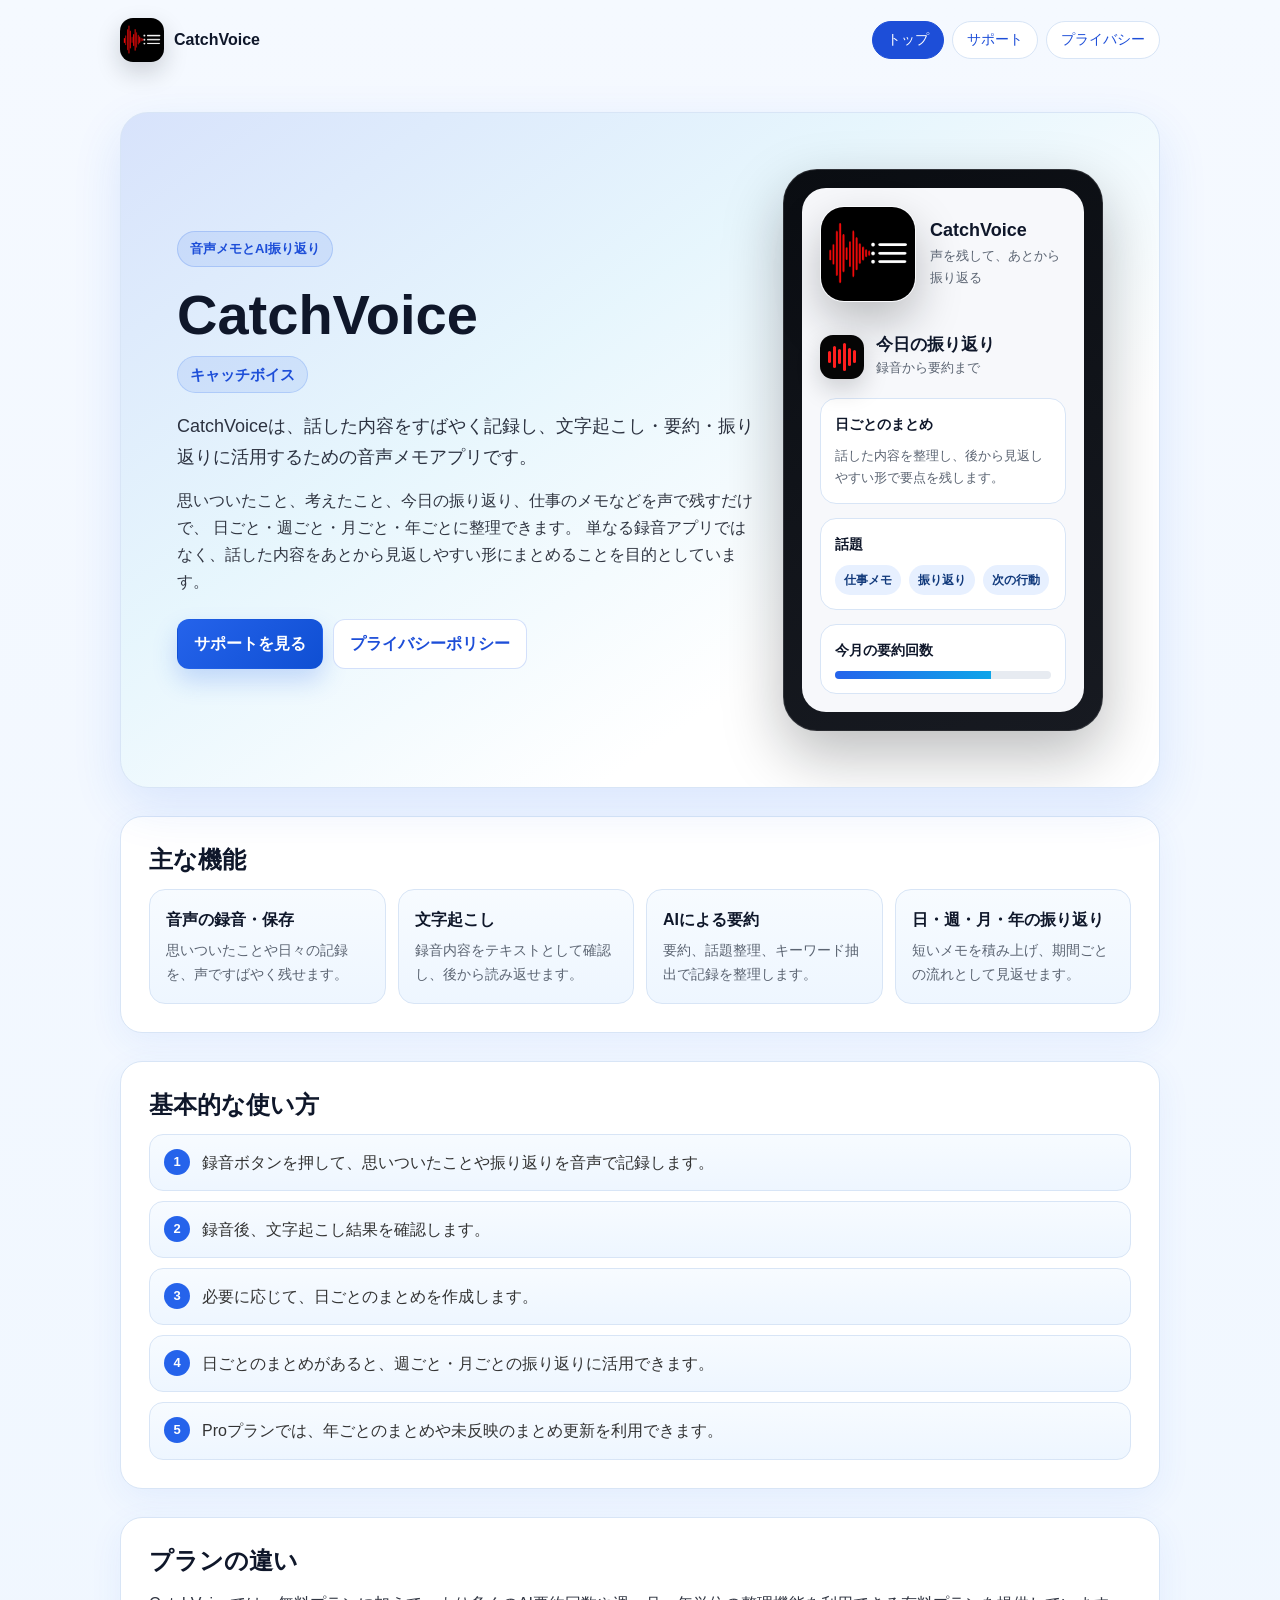
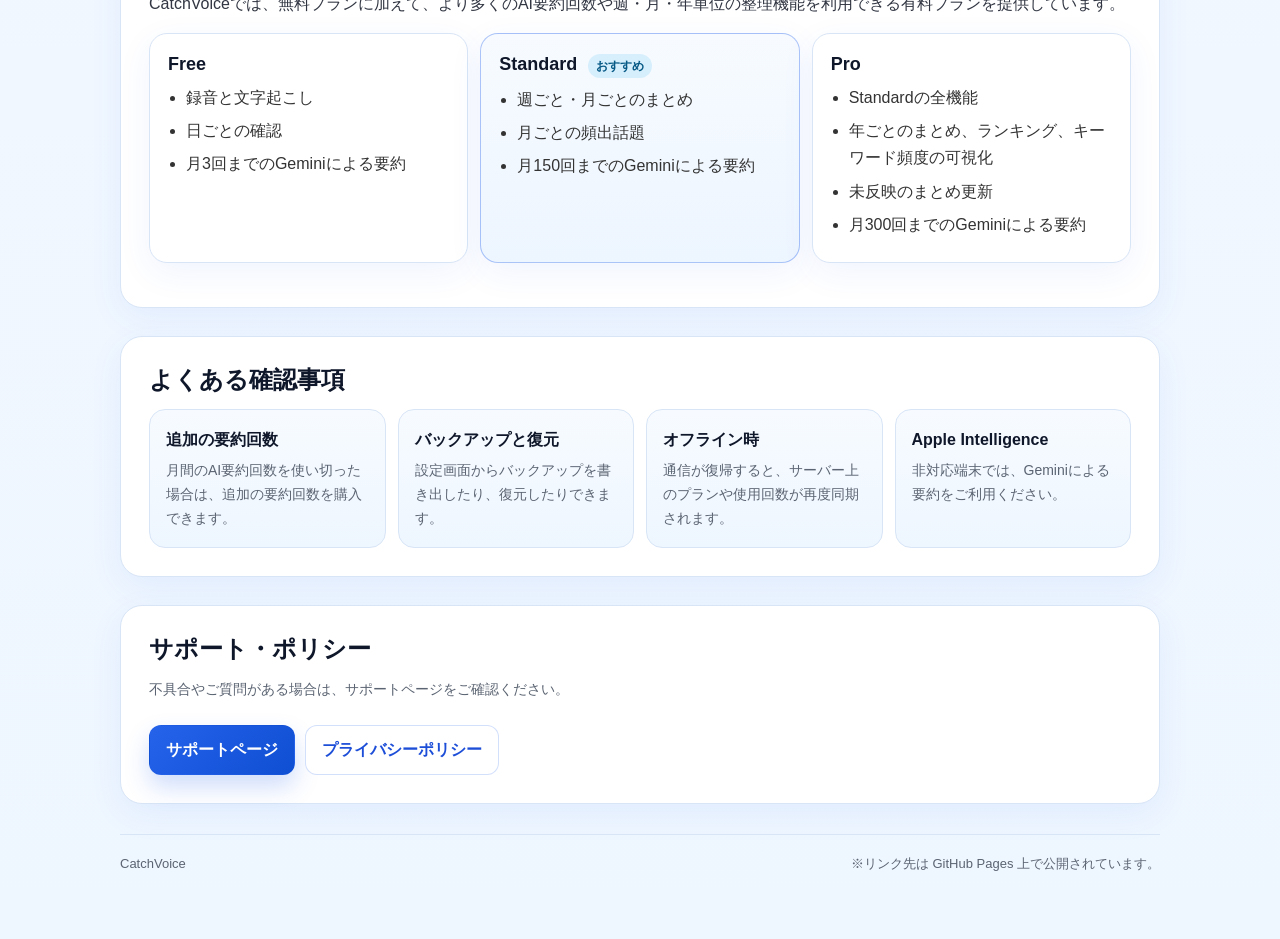
<file: index.html>
<!doctype html>
<html lang="ja">
<head>
  <meta charset="utf-8" />
  <meta name="viewport" content="width=device-width, initial-scale=1" />
  <title>CatchVoice - 音声メモとAI振り返り</title>
    <link rel="stylesheet" href="./assets/styles.css" />
  <link rel="icon" type="image/png" href="./assets/CatchVoice_icon_1024.png" />
  <link rel="apple-touch-icon" href="./assets/CatchVoice_icon_1024.png" />
</head>

<body class="page-home">
  <nav class="page-nav" aria-label="ページナビゲーション">
    <span class="brand">
      <img class="app-icon" src="./assets/CatchVoice_icon_1024.png" alt="" aria-hidden="true" />
      CatchVoice
    </span>
    <a class="current" href="./">トップ</a>
    <a href="./support/">サポート</a>
    <a href="./privacy/">プライバシー</a>
  </nav>

  <main class="wrap">
    <section class="hero">
      <div class="hero-grid">
        <div>
          <p class="eyebrow">音声メモとAI振り返り</p>
          <h1>CatchVoice</h1>
          <p class="title-kana">キャッチボイス</p>
          <p class="lead">
            CatchVoiceは、話した内容をすばやく記録し、文字起こし・要約・振り返りに活用するための音声メモアプリです。
          </p>
          <p>
            思いついたこと、考えたこと、今日の振り返り、仕事のメモなどを声で残すだけで、
            日ごと・週ごと・月ごと・年ごとに整理できます。
            単なる録音アプリではなく、話した内容をあとから見返しやすい形にまとめることを目的としています。
          </p>
          <div class="hero-actions">
            <a class="button primary" href="./support/">サポートを見る</a>
            <a class="button secondary" href="./privacy/">プライバシーポリシー</a>
          </div>
        </div>

        <div class="phone-card" aria-label="CatchVoiceの画面イメージ">
          <div class="phone-screen">
            <div class="hero-icon-row">
              <img class="hero-icon" src="./assets/CatchVoice_icon_1024.png" alt="CatchVoiceアプリアイコン" />
              <div>
                <strong>CatchVoice</strong>
                <span>声を残して、あとから振り返る</span>
              </div>
            </div>
            <div class="screen-title">
              <span class="app-mark" aria-hidden="true">
                <span class="wave"><span></span><span></span><span></span><span></span><span></span><span></span></span>
              </span>
              <div>
                <strong>今日の振り返り</strong>
                <small>録音から要約まで</small>
              </div>
            </div>
            <div class="summary-card">
              <strong>日ごとのまとめ</strong>
              <p>話した内容を整理し、後から見返しやすい形で要点を残します。</p>
            </div>
            <div class="summary-card">
              <strong>話題</strong>
              <div class="tag-row">
                <span class="tag">仕事メモ</span>
                <span class="tag">振り返り</span>
                <span class="tag">次の行動</span>
              </div>
            </div>
            <div class="summary-card">
              <strong>今月の要約回数</strong>
              <div class="meter" aria-hidden="true"><span></span></div>
            </div>
          </div>
        </div>
      </div>
    </section>

    <section class="section">
      <h2>主な機能</h2>
      <div class="feature-grid">
        <div class="feature">
          <strong>音声の録音・保存</strong>
          <p>思いついたことや日々の記録を、声ですばやく残せます。</p>
        </div>
        <div class="feature">
          <strong>文字起こし</strong>
          <p>録音内容をテキストとして確認し、後から読み返せます。</p>
        </div>
        <div class="feature">
          <strong>AIによる要約</strong>
          <p>要約、話題整理、キーワード抽出で記録を整理します。</p>
        </div>
        <div class="feature">
          <strong>日・週・月・年の振り返り</strong>
          <p>短いメモを積み上げ、期間ごとの流れとして見返せます。</p>
        </div>
      </div>
    </section>

    <section class="section">
      <h2>基本的な使い方</h2>
      <ol class="steps">
        <li>録音ボタンを押して、思いついたことや振り返りを音声で記録します。</li>
        <li>録音後、文字起こし結果を確認します。</li>
        <li>必要に応じて、日ごとのまとめを作成します。</li>
        <li>日ごとのまとめがあると、週ごと・月ごとの振り返りに活用できます。</li>
        <li>Proプランでは、年ごとのまとめや未反映のまとめ更新を利用できます。</li>
      </ol>
    </section>

    <section class="section">
      <h2>プランの違い</h2>
      <p>
        CatchVoiceでは、無料プランに加えて、より多くのAI要約回数や週・月・年単位の整理機能を利用できる有料プランを提供しています。
      </p>
      <div class="plan-grid" aria-label="プランの違い">
        <section class="plan">
          <h3>Free</h3>
          <ul>
            <li>録音と文字起こし</li>
            <li>日ごとの確認</li>
            <li>月3回までのGeminiによる要約</li>
          </ul>
        </section>

        <section class="plan highlight">
          <h3>Standard <span class="badge">おすすめ</span></h3>
          <ul>
            <li>週ごと・月ごとのまとめ</li>
            <li>月ごとの頻出話題</li>
            <li>月150回までのGeminiによる要約</li>
          </ul>
        </section>

        <section class="plan">
          <h3>Pro</h3>
          <ul>
            <li>Standardの全機能</li>
            <li>年ごとのまとめ、ランキング、キーワード頻度の可視化</li>
            <li>未反映のまとめ更新</li>
            <li>月300回までのGeminiによる要約</li>
          </ul>
        </section>
      </div>
    </section>

    <section class="section">
      <h2>よくある確認事項</h2>
      <div class="feature-grid">
        <div class="feature">
          <strong>追加の要約回数</strong>
          <p>月間のAI要約回数を使い切った場合は、追加の要約回数を購入できます。</p>
        </div>
        <div class="feature">
          <strong>バックアップと復元</strong>
          <p>設定画面からバックアップを書き出したり、復元したりできます。</p>
        </div>
        <div class="feature">
          <strong>オフライン時</strong>
          <p>通信が復帰すると、サーバー上のプランや使用回数が再度同期されます。</p>
        </div>
        <div class="feature">
          <strong>Apple Intelligence</strong>
          <p>非対応端末では、Geminiによる要約をご利用ください。</p>
        </div>
      </div>
    </section>

    <section class="section">
      <h2>サポート・ポリシー</h2>
      <p class="muted">
        不具合やご質問がある場合は、サポートページをご確認ください。
      </p>
      <div class="hero-actions">
        <a class="button primary" href="./support/">サポートページ</a>
        <a class="button secondary" href="./privacy/">プライバシーポリシー</a>
      </div>
    </section>

    <footer class="footer">
      <span>CatchVoice</span>
      <span>※リンク先は GitHub Pages 上で公開されています。</span>
    </footer>
  </main>
</body>
</html>
</file>
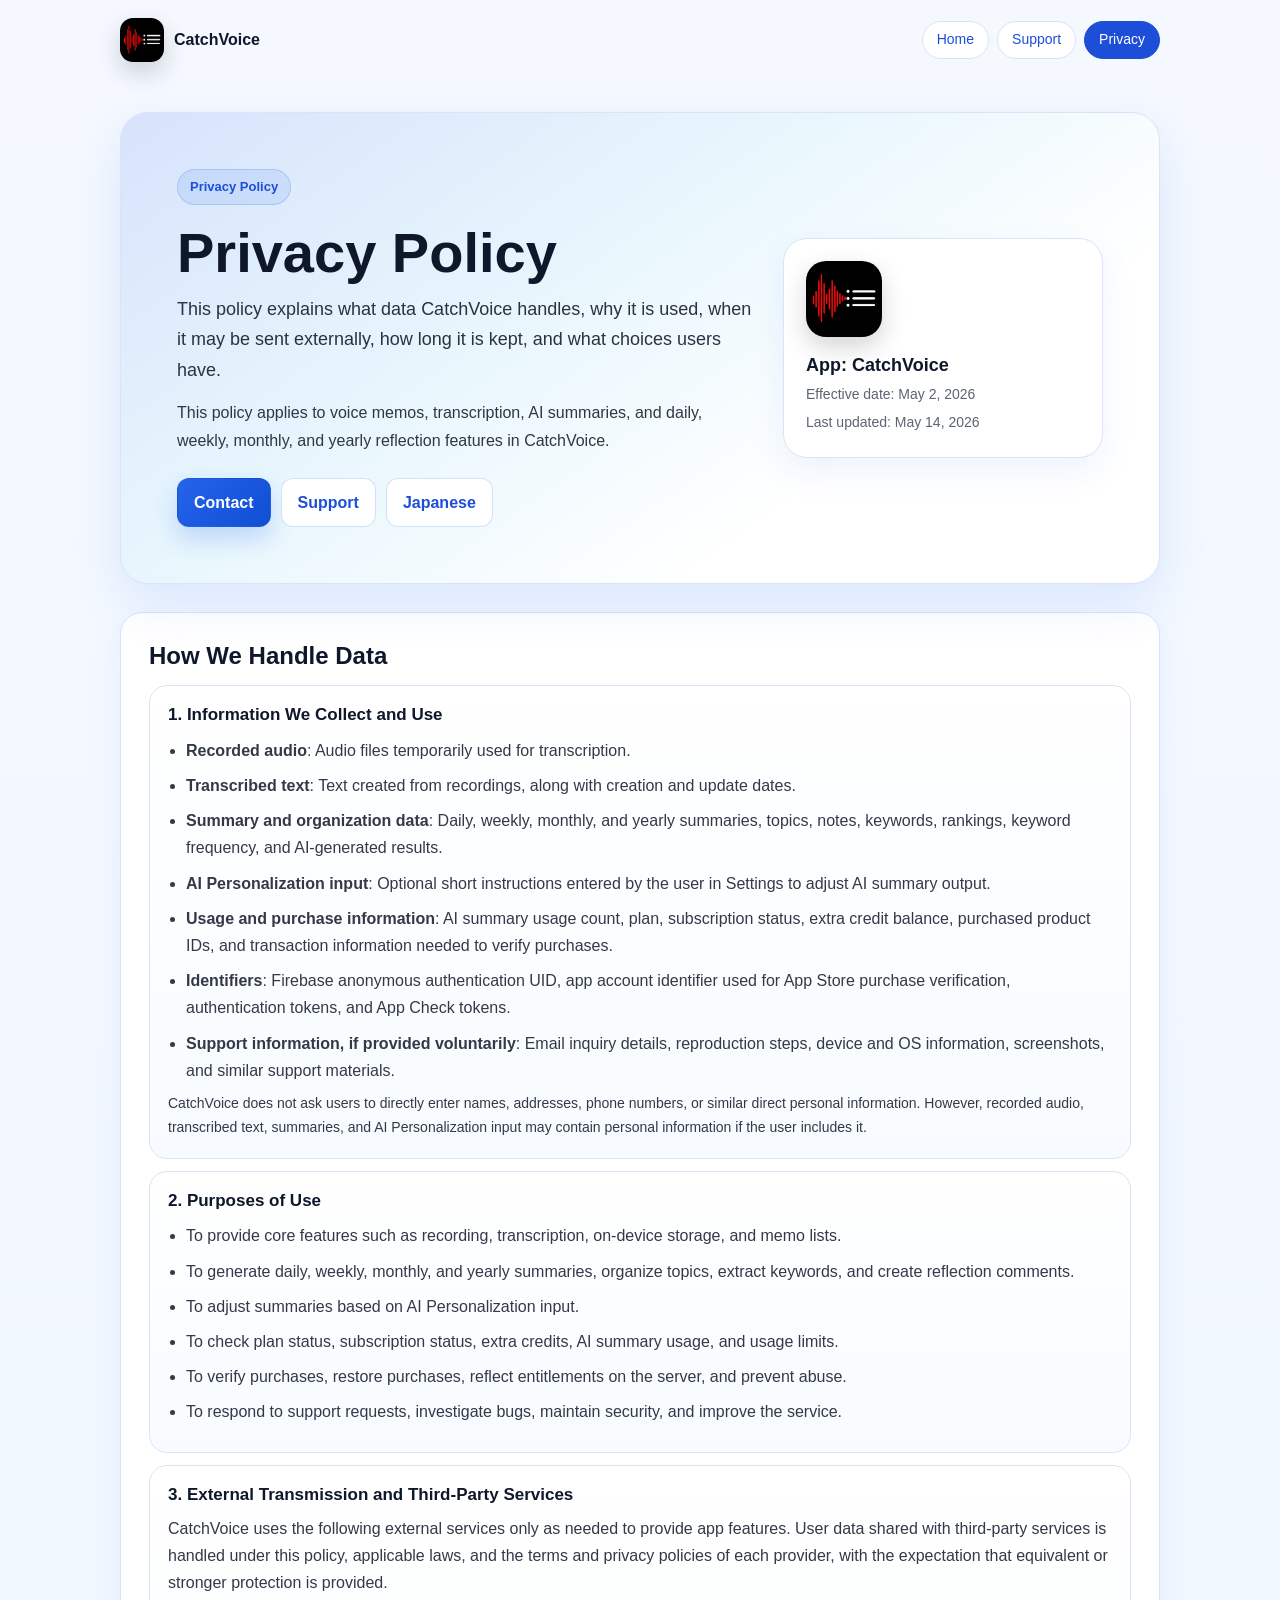
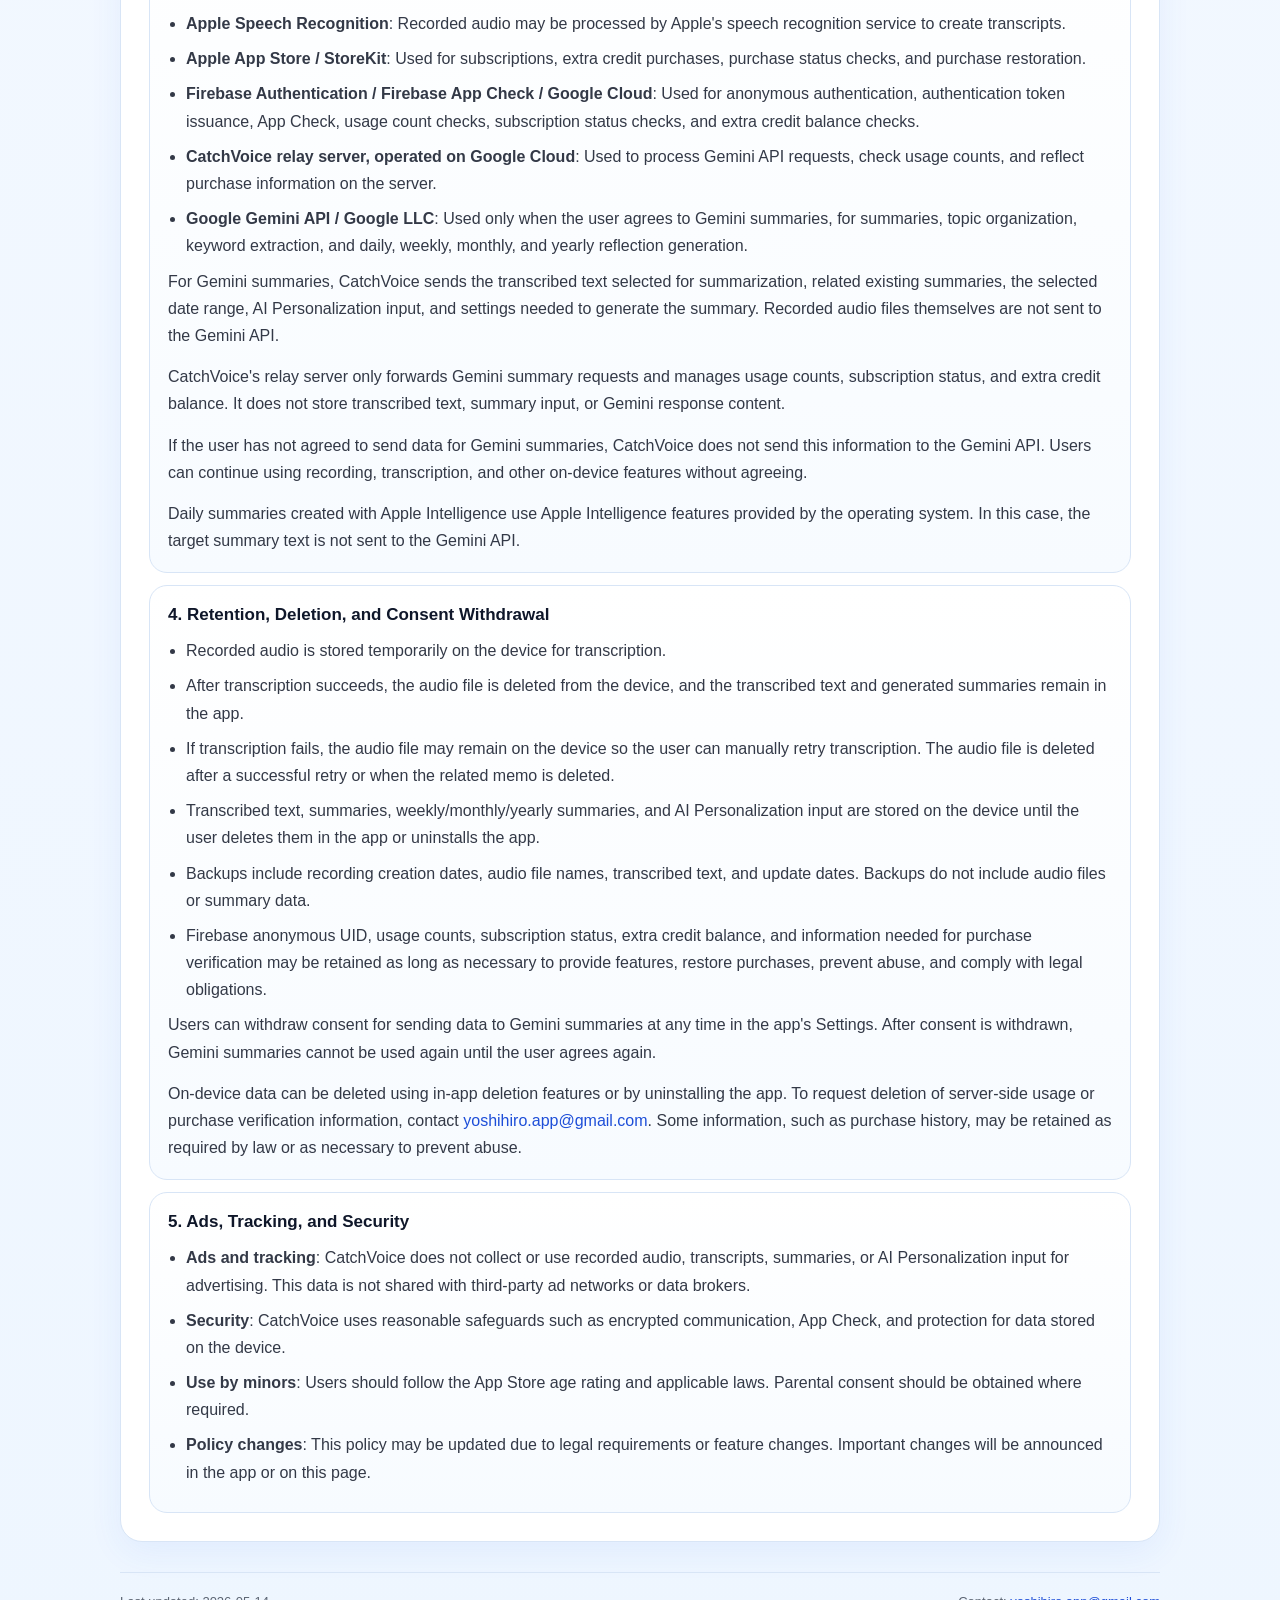
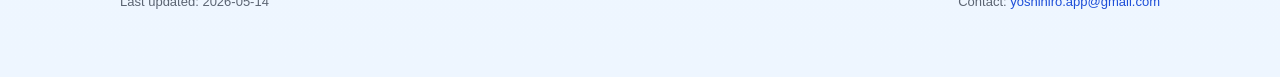
<file: privacy/index.html>
<!doctype html>
<html lang="ja">
<head>
  <meta charset="utf-8" />
  <meta name="viewport" content="width=device-width, initial-scale=1" />
  <title>プライバシーポリシー | CatchVoice</title>
  <link rel="stylesheet" href="../assets/styles.css" />
  <link rel="icon" type="image/png" href="../assets/CatchVoice_icon_1024.png" />
  <link rel="apple-touch-icon" href="../assets/CatchVoice_icon_1024.png" />
  <link rel="alternate" hreflang="ja" href="https://yamamotoyoshihiro.github.io/CatchVoice-Pages/privacy/" />
  <link rel="alternate" hreflang="en" href="https://yamamotoyoshihiro.github.io/CatchVoice-Pages/privacy/en/" />
  <script>
    (function () {
      var params = new URLSearchParams(window.location.search);
      var explicitLanguage = params.get("lang");

      if (explicitLanguage === "ja" || explicitLanguage === "en") {
        try {
          localStorage.setItem("catchvoicePrivacyLanguage", explicitLanguage);
        } catch (_) {}
      }

      var savedLanguage = null;
      try {
        savedLanguage = localStorage.getItem("catchvoicePrivacyLanguage");
      } catch (_) {}

      var browserLanguage = (
        navigator.languages && navigator.languages.length > 0
          ? navigator.languages[0]
          : navigator.language || ""
      ).toLowerCase();

      var targetLanguage = explicitLanguage || savedLanguage || (browserLanguage.indexOf("ja") === 0 ? "ja" : "en");

      if (targetLanguage === "en") {
        window.location.replace("./en/");
      }
    })();
  </script>
</head>

<body class="page-privacy">
  <nav class="page-nav" aria-label="ページナビゲーション">
    <span class="brand">
      <img class="app-icon" src="../assets/CatchVoice_icon_1024.png" alt="" aria-hidden="true" />
      CatchVoice
    </span>
    <a href="../">トップ</a>
    <a href="../support/">サポート</a>
    <a class="current" href="./">プライバシー</a>
  </nav>

  <main class="wrap">
    <section class="hero">
      <div class="hero-grid">
        <div>
          <p class="eyebrow">プライバシーポリシー</p>
          <h1>ユーザー情報の取扱いについて</h1>
          <p class="lead">
            CatchVoiceで取り扱うデータの種類、利用目的、外部送信、保存期間、ユーザーの権利について定めています。
          </p>
          <p>
            本ポリシーは、音声メモ・文字起こし・AI要約・日/週/月/年の振り返り機能に関連する情報の取扱いを説明するものです。
          </p>
          <div class="button-row">
            <a class="button primary" href="mailto:yoshihiro.app@gmail.com">お問い合わせ</a>
            <a class="button secondary" href="../support/">サポートページ</a>
            <a class="button secondary" href="./en/?lang=en" hreflang="en" lang="en">English</a>
          </div>
        </div>

        <aside class="support-panel" aria-label="ポリシー情報">
          <img class="app-icon" src="../assets/CatchVoice_icon_1024.png" alt="CatchVoiceアプリアイコン" />
          <strong>対象アプリ：CatchVoice</strong>
          <span>施行日：2026年5月2日</span>
          <span>最終更新日：2026年5月14日</span>
        </aside>
      </div>
    </section>

    <section class="section">
      <h2>取扱い内容</h2>
      <div class="policy-list">
        <article class="faq">
          <h3>1. 収集・利用する情報</h3>
          <ul>
            <li><strong>録音音声</strong>：文字起こしのために一時的に利用する音声ファイル</li>
            <li><strong>文字起こしテキスト</strong>：録音から作成された本文、作成日時、更新日時</li>
            <li><strong>要約・整理データ</strong>：日/週/月/年のまとめ、話題、メモ、キーワード、ランキング、キーワード頻度、AIの生成結果</li>
            <li><strong>AIパーソナライズ入力</strong>：ユーザーが設定画面に任意で入力した、AI要約の出力調整に使う短い指示文</li>
            <li><strong>利用状況・課金関連情報</strong>：AI要約の使用回数、利用プラン、購読状態、追加クレジット残数、購入した商品ID、購入確認に必要な取引情報</li>
            <li><strong>識別子情報</strong>：Firebase匿名認証UID、App Store購入確認に使用するアプリ内識別子、認証トークン、App Checkトークン</li>
            <li><strong>お問い合わせ情報（任意）</strong>：メールで提供される問い合わせ内容、不具合の再現手順、端末/OS情報、スクリーンショット等</li>
          </ul>
          <p class="muted">※氏名・住所・電話番号等の直接的な個人情報の入力は求めません。ただし、録音内容、文字起こし本文、要約、AIパーソナライズ入力に個人情報が含まれる場合があります。</p>
        </article>

        <article class="faq">
          <h3>2. 利用目的</h3>
          <ul>
            <li>録音、文字起こし、端末内保存、一覧表示など基本機能の提供</li>
            <li>日/週/月/年の要約、話題整理、キーワード抽出、振り返り内容の生成</li>
            <li>AIパーソナライズ入力に基づく要約内容の調整</li>
            <li>利用プラン、購読状態、追加クレジット、AI要約使用回数の確認と上限判定</li>
            <li>購入の検証、復元、サーバー側の権利反映、不正利用防止</li>
            <li>お問い合わせ対応、不具合調査、セキュリティ維持、サービス改善</li>
          </ul>
        </article>

        <article class="faq">
          <h3>3. 外部送信・第三者サービス</h3>
          <p>CatchVoiceは、機能提供に必要な範囲で以下の外部サービスを利用します。第三者へ共有されるユーザーデータについては、本ポリシーおよび適用される法令・各社規約に従い、同等以上の保護が提供されることを前提として取り扱います。</p>
          <ul>
            <li><strong>Apple Speech Recognition</strong>：文字起こしを行うため、録音音声がAppleの音声認識サービスで処理される場合があります。</li>
            <li><strong>Apple App Store / StoreKit</strong>：購読、追加クレジットの購入、購入状態の確認、復元に利用します。</li>
            <li><strong>Firebase Authentication / Firebase App Check / Google Cloud</strong>：匿名認証、認証トークン発行、App Check、利用回数、購読状態、追加クレジット残数の確認に利用します。</li>
            <li><strong>CatchVoiceの中継サーバー（Google Cloud上で運用）</strong>：Gemini APIへのリクエスト処理、使用回数の確認、購入情報のサーバー反映に利用します。</li>
            <li><strong>Google Gemini API / Google LLC</strong>：ユーザーがGemini要約に同意して利用する場合に、要約、話題整理、キーワード抽出、日/週/月/年の振り返り生成に利用します。</li>
          </ul>
          <p>Gemini要約では、要約対象の文字起こしテキスト、既存の要約内容、対象の日付範囲、AIパーソナライズ入力、要約生成に必要な設定情報を送信します。録音音声ファイル自体は、Gemini APIへ送信しません。</p>
          <p>CatchVoiceの中継サーバーは、Gemini要約リクエストの転送と利用回数・購読状態・追加クレジット残数の管理に使用します。文字起こし本文、要約入力、Geminiの応答本文は中継サーバーに保存しません。</p>
          <p>ユーザーがGemini要約へのデータ送信に同意していない場合、CatchVoiceはGemini APIへこれらの情報を送信しません。同意しない場合でも、録音、文字起こし、端末内で利用できる機能は引き続き利用できます。</p>
          <p>Apple Intelligenceを選択した日ごとの要約では、OSが提供するApple Intelligence機能を利用します。この場合、要約対象テキストはGemini APIへ送信されません。</p>
        </article>

        <article class="faq">
          <h3>4. 保存期間・削除・同意撤回</h3>
          <ul>
            <li>録音音声は、文字起こし処理のために一時的に端末内で保存されます。</li>
            <li>文字起こしが完了すると音声ファイルは端末内から削除され、アプリ内には文字起こし本文と作成したまとめが残ります。</li>
            <li>文字起こしに失敗した場合、手動で再試行できるよう音声ファイルが端末内に残る場合があります。再試行に成功した場合、または該当メモを削除した場合、音声ファイルは削除されます。</li>
            <li>文字起こし本文、要約、週/月/年のまとめ、AIパーソナライズ入力は、ユーザーがアプリ内で削除するか、アプリをアンインストールするまで端末内に保存されます。</li>
            <li>バックアップには、録音の作成日時、録音ファイル名、文字起こし本文、更新日時が含まれます。音声ファイルと要約データは含みません。</li>
            <li>Firebase匿名UID、使用回数、購読状態、追加クレジット残数、購入確認に必要な情報は、機能提供、購入復元、不正利用防止、法令対応に必要な期間保存される場合があります。</li>
          </ul>
          <p>Gemini要約へのデータ送信同意は、アプリの設定画面からいつでも取り消せます。同意を取り消すと、再度同意するまでGemini要約は利用できません。</p>
          <p>端末内データは、アプリ内の削除機能またはアンインストールにより削除できます。サーバー側に保存される利用状況・購入確認情報等の削除を希望する場合は、<a href="mailto:yoshihiro.app@gmail.com">yoshihiro.app@gmail.com</a> までご連絡ください。購入履歴など、法令上または不正利用防止のため保存が必要な情報は、必要な範囲で保持する場合があります。</p>
        </article>

        <article class="faq">
          <h3>5. 広告・トラッキング・セキュリティ</h3>
          <ul>
            <li><strong>広告・トラッキング</strong>：広告配信目的で録音内容、文字起こし、要約、AIパーソナライズ入力を収集・利用しません。第三者広告ネットワークやデータブローカーへの共有は行いません。</li>
            <li><strong>セキュリティ</strong>：通信の暗号化、App Check、端末内保存データの保護など、合理的な対策を講じます。</li>
            <li><strong>未成年の利用</strong>：App Store年齢制限および法令に従い、必要に応じて保護者同意のもと利用してください。</li>
            <li><strong>ポリシー変更</strong>：法令対応や機能変更に伴い改定する場合があります。重要な変更がある場合は、アプリ内または本ページでお知らせします。</li>
          </ul>
        </article>
      </div>
    </section>

    <div class="footer">
      <div>最終更新日：2026-05-14</div>
      <div>お問い合わせ：<a href="mailto:yoshihiro.app@gmail.com">yoshihiro.app@gmail.com</a></div>
    </div>
  </main>
</body>
</html>
</file>
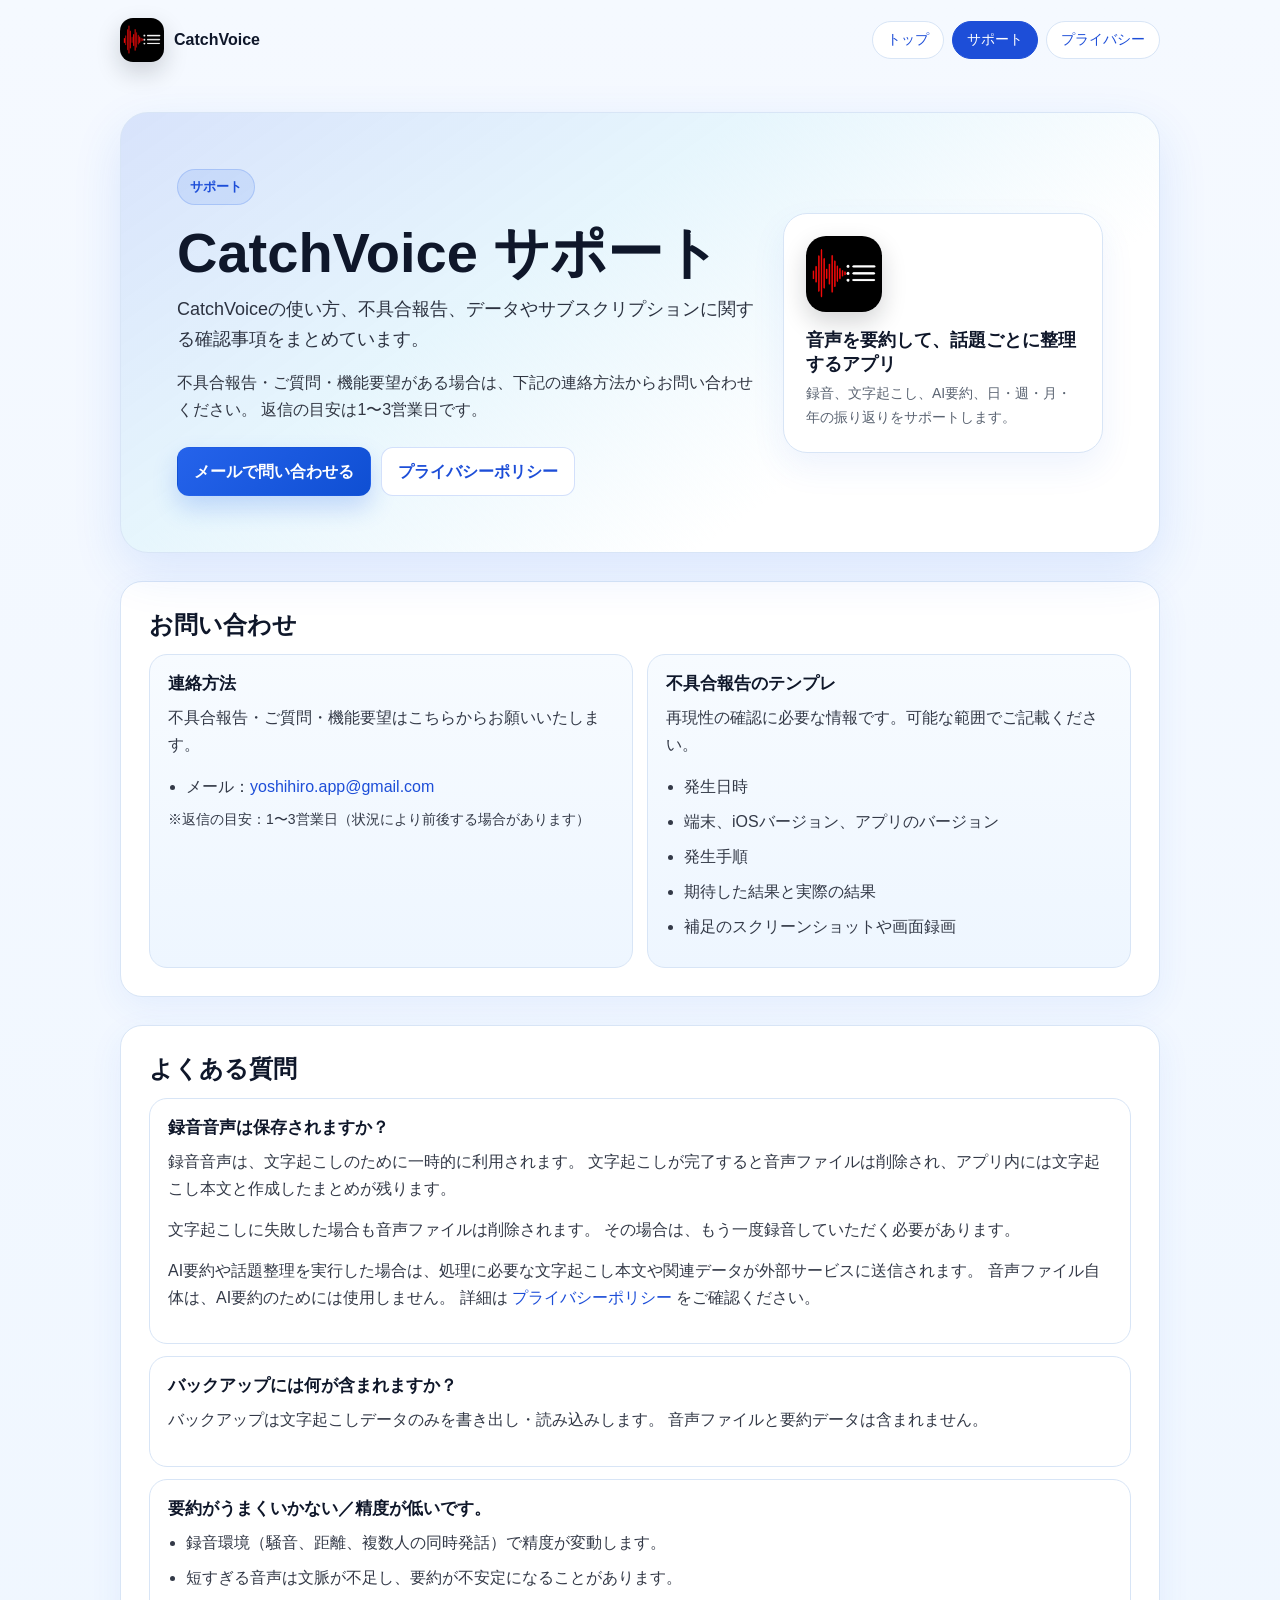
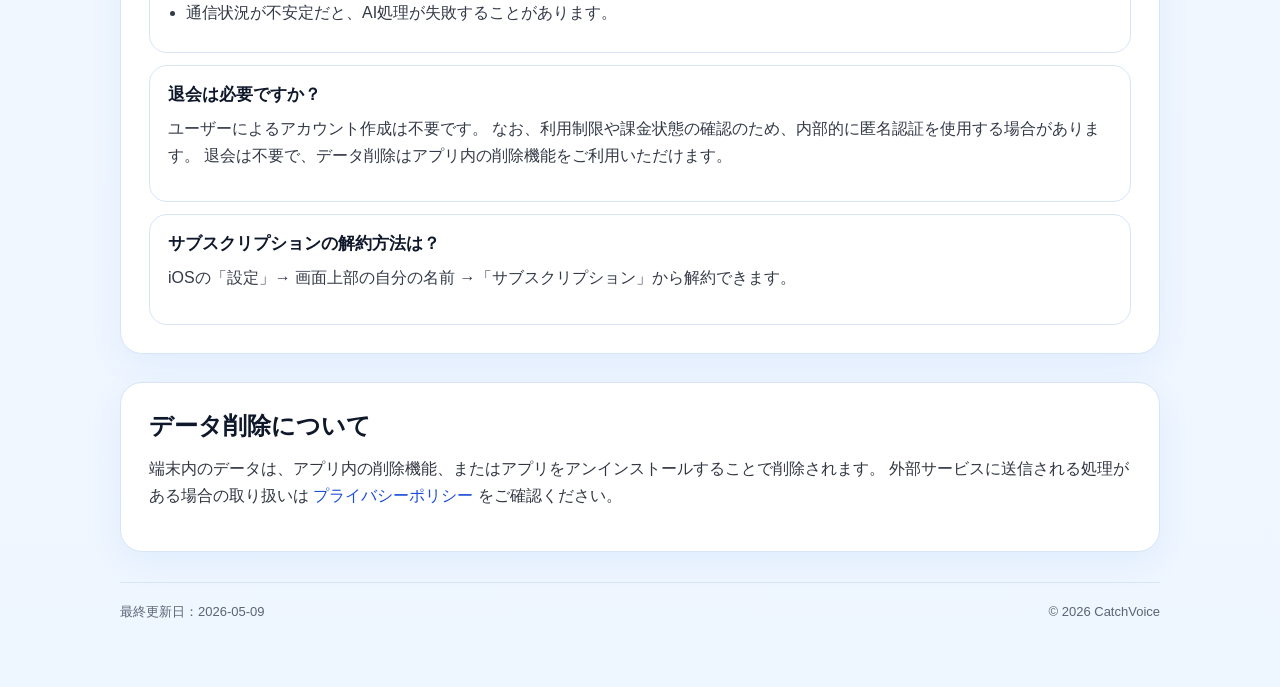
<file: support/index.html>
<!doctype html>
<html lang="ja">
<head>
  <meta charset="utf-8" />
  <meta name="viewport" content="width=device-width, initial-scale=1" />
  <title>CatchVoice サポート</title>
    <link rel="stylesheet" href="../assets/styles.css" />
  <link rel="icon" type="image/png" href="../assets/CatchVoice_icon_1024.png" />
  <link rel="apple-touch-icon" href="../assets/CatchVoice_icon_1024.png" />
</head>

<body class="page-support">
  <nav class="page-nav" aria-label="ページナビゲーション">
    <span class="brand">
      <img class="app-icon" src="../assets/CatchVoice_icon_1024.png" onerror="this.onerror=null;this.src='../assets/CatchVoice_icon_1024.png';" alt="" aria-hidden="true" />
      CatchVoice
    </span>
    <a href="../">トップ</a>
    <a class="current" href="./">サポート</a>
    <a href="../privacy/">プライバシー</a>
  </nav>

  <main class="wrap">
    <section class="hero">
      <div class="hero-grid">
        <div>
          <p class="eyebrow">サポート</p>
          <h1>CatchVoice サポート</h1>
          <p class="lead">
            CatchVoiceの使い方、不具合報告、データやサブスクリプションに関する確認事項をまとめています。
          </p>
          <p>
            不具合報告・ご質問・機能要望がある場合は、下記の連絡方法からお問い合わせください。
            返信の目安は1〜3営業日です。
          </p>
          <div class="button-row">
            <a class="button primary" href="mailto:yoshihiro.app@gmail.com">メールで問い合わせる</a>
            <a class="button secondary" href="../privacy/">プライバシーポリシー</a>
          </div>
        </div>

        <aside class="support-panel" aria-label="CatchVoiceサポート情報">
          <img class="app-icon" src="../assets/CatchVoice_icon_1024.png" onerror="this.onerror=null;this.src='../assets/CatchVoice_icon_1024.png';" alt="CatchVoiceアプリアイコン" />
          <strong>音声を要約して、話題ごとに整理するアプリ</strong>
          <span>録音、文字起こし、AI要約、日・週・月・年の振り返りをサポートします。</span>
        </aside>
      </div>
    </section>

    <section class="section">
      <h2>お問い合わせ</h2>
      <div class="grid">
        <div class="card">
          <h3>連絡方法</h3>
          <p>不具合報告・ご質問・機能要望はこちらからお願いいたします。</p>
          <ul>
            <li>メール：<a href="mailto:yoshihiro.app@gmail.com">yoshihiro.app@gmail.com</a></li>
          </ul>
          <p class="muted">※返信の目安：1〜3営業日（状況により前後する場合があります）</p>
        </div>

        <div class="card">
          <h3>不具合報告のテンプレ</h3>
          <p>再現性の確認に必要な情報です。可能な範囲でご記載ください。</p>
          <ul>
            <li>発生日時</li>
            <li>端末、iOSバージョン、アプリのバージョン</li>
            <li>発生手順</li>
            <li>期待した結果と実際の結果</li>
            <li>補足のスクリーンショットや画面録画</li>
          </ul>
        </div>
      </div>
    </section>

    <section class="section">
      <h2>よくある質問</h2>
      <div class="faq-list">
        <article class="faq">
          <h3>録音音声は保存されますか？</h3>
          <p>
            録音音声は、文字起こしのために一時的に利用されます。
            文字起こしが完了すると音声ファイルは削除され、アプリ内には文字起こし本文と作成したまとめが残ります。
          </p>
          <p>
            文字起こしに失敗した場合も音声ファイルは削除されます。
            その場合は、もう一度録音していただく必要があります。
          </p>
          <p>
            AI要約や話題整理を実行した場合は、処理に必要な文字起こし本文や関連データが外部サービスに送信されます。
            音声ファイル自体は、AI要約のためには使用しません。
            詳細は <a href="../privacy/">プライバシーポリシー</a> をご確認ください。
          </p>
        </article>

        <article class="faq">
          <h3>バックアップには何が含まれますか？</h3>
          <p>
            バックアップは文字起こしデータのみを書き出し・読み込みします。
            音声ファイルと要約データは含まれません。
          </p>
        </article>

        <article class="faq">
          <h3>要約がうまくいかない／精度が低いです。</h3>
          <ul>
            <li>録音環境（騒音、距離、複数人の同時発話）で精度が変動します。</li>
            <li>短すぎる音声は文脈が不足し、要約が不安定になることがあります。</li>
            <li>通信状況が不安定だと、AI処理が失敗することがあります。</li>
          </ul>
        </article>

        <article class="faq">
          <h3>退会は必要ですか？</h3>
          <p>
            ユーザーによるアカウント作成は不要です。
            なお、利用制限や課金状態の確認のため、内部的に匿名認証を使用する場合があります。
            退会は不要で、データ削除はアプリ内の削除機能をご利用いただけます。
          </p>
        </article>

        <article class="faq">
          <h3>サブスクリプションの解約方法は？</h3>
          <p>
            iOSの「設定」→ 画面上部の自分の名前 →「サブスクリプション」から解約できます。
          </p>
        </article>
      </div>
    </section>

    <section class="section">
      <h2>データ削除について</h2>
      <p>
        端末内のデータは、アプリ内の削除機能、またはアプリをアンインストールすることで削除されます。
        外部サービスに送信される処理がある場合の取り扱いは <a href="../privacy/">プライバシーポリシー</a> をご確認ください。
      </p>
    </section>

    <div class="footer">
      <div>最終更新日：2026-05-09</div>
      <div>© 2026 CatchVoice</div>
    </div>
  </main>
</body>
</html>
</file>
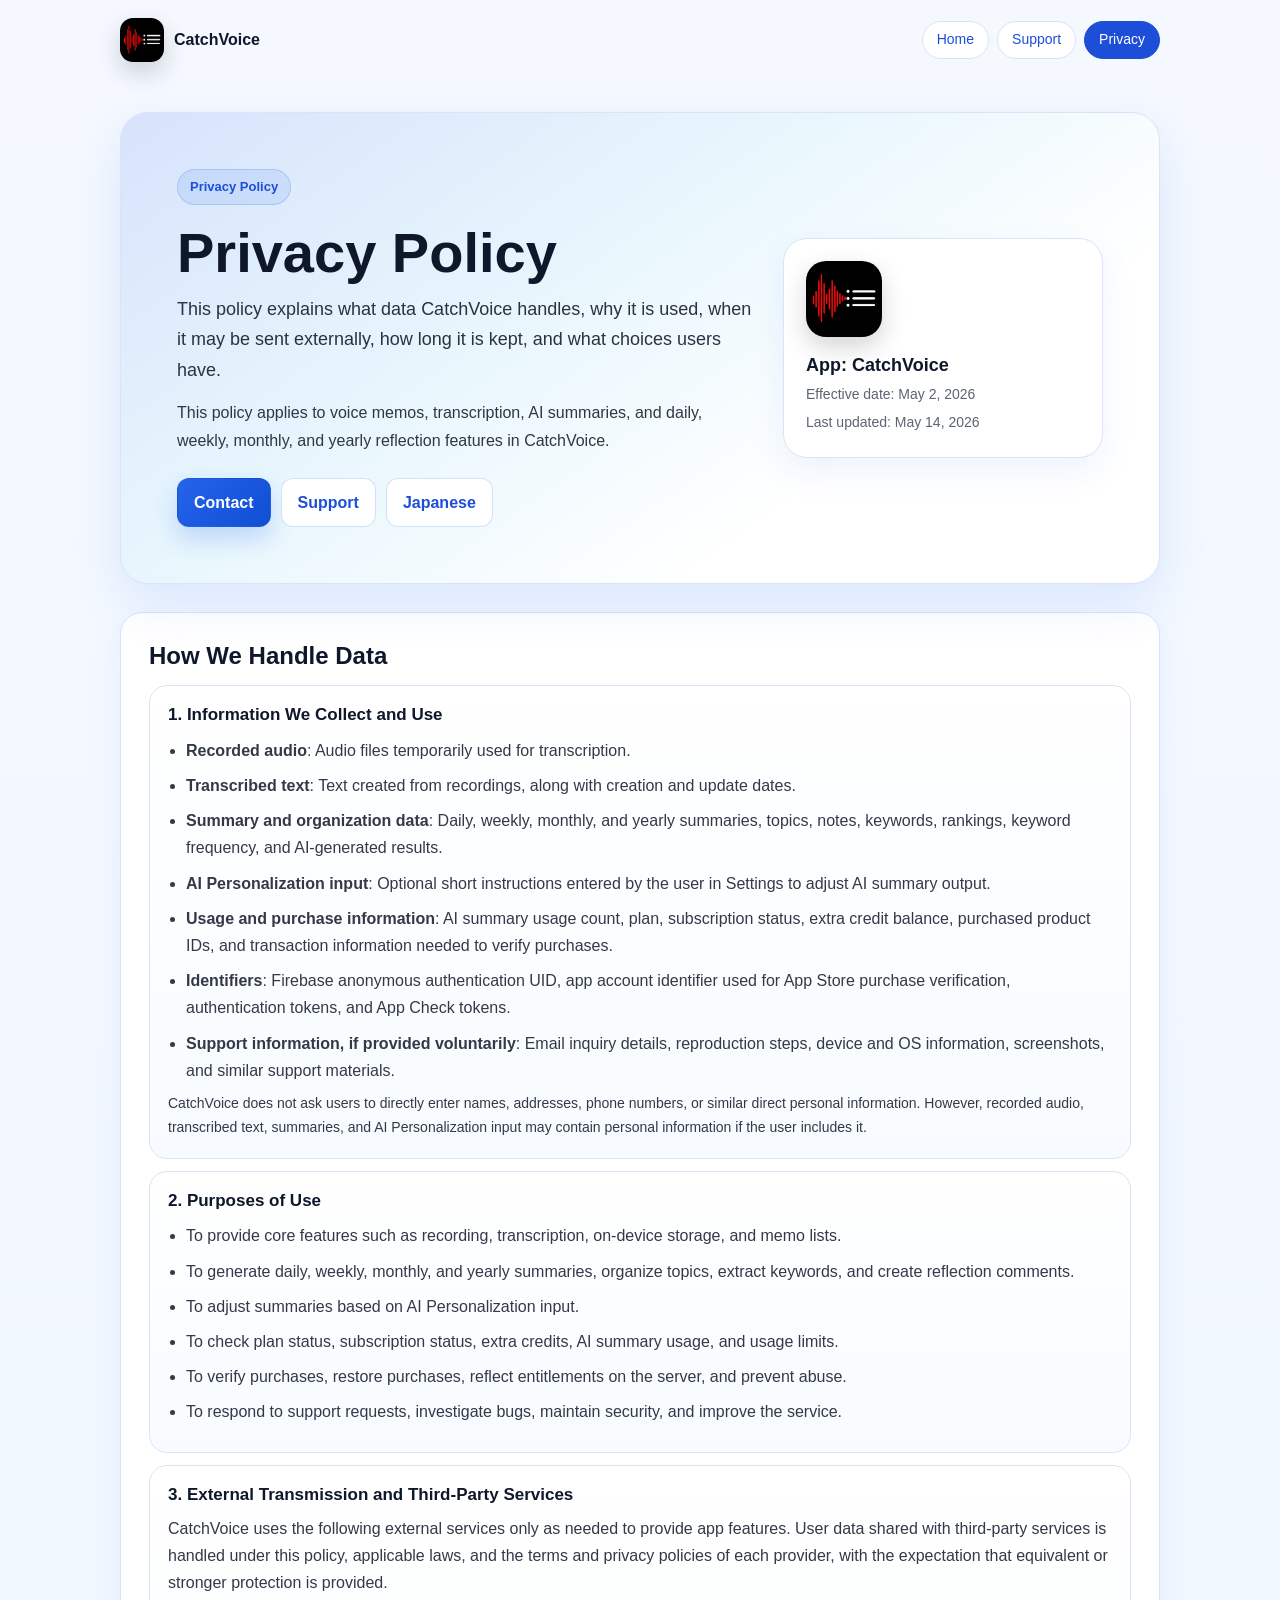
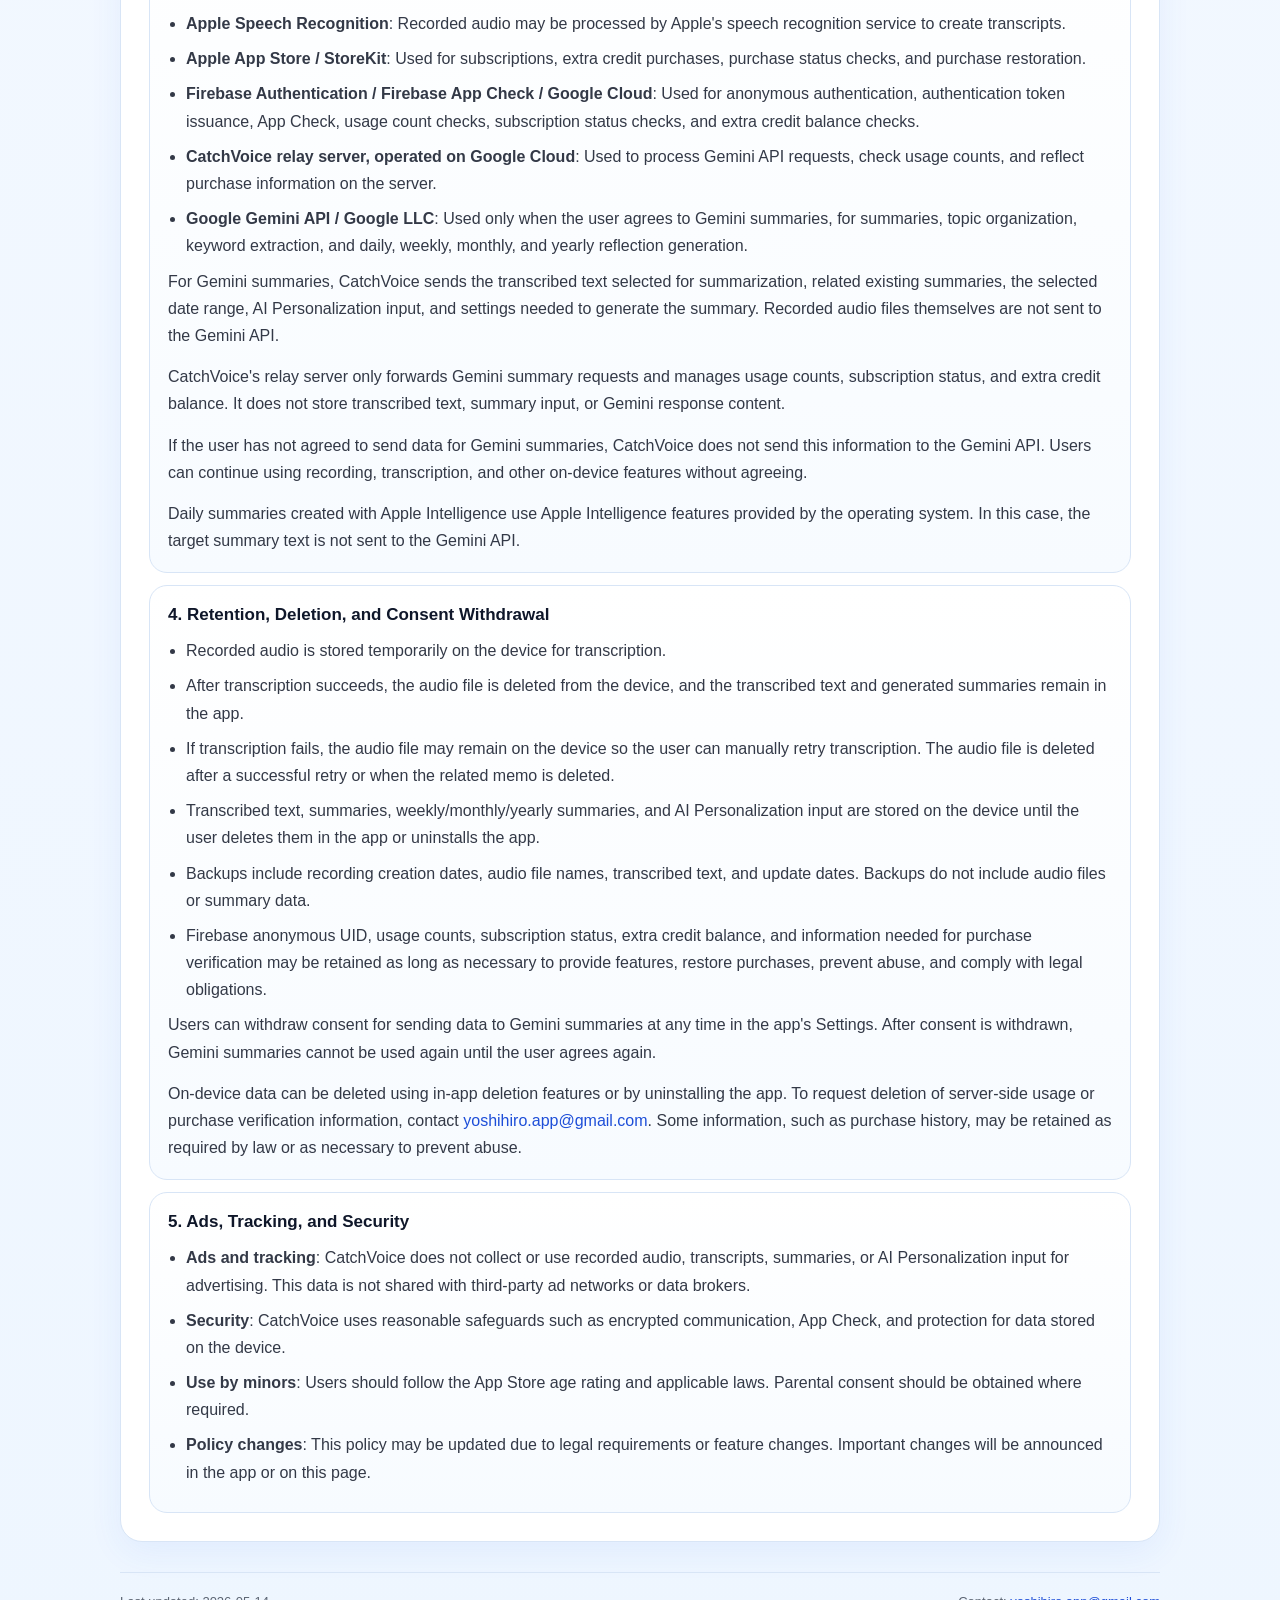
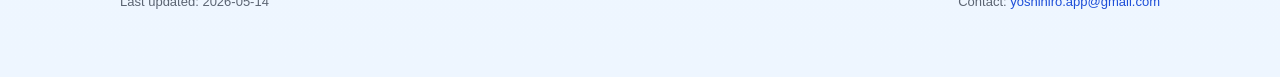
<file: privacy/en/index.html>
<!doctype html>
<html lang="en">
<head>
  <meta charset="utf-8" />
  <meta name="viewport" content="width=device-width, initial-scale=1" />
  <title>Privacy Policy | CatchVoice</title>
  <link rel="stylesheet" href="../../assets/styles.css" />
  <link rel="icon" type="image/png" href="../../assets/CatchVoice_icon_1024.png" />
  <link rel="apple-touch-icon" href="../../assets/CatchVoice_icon_1024.png" />
  <link rel="alternate" hreflang="ja" href="https://yamamotoyoshihiro.github.io/CatchVoice-Pages/privacy/" />
  <link rel="alternate" hreflang="en" href="https://yamamotoyoshihiro.github.io/CatchVoice-Pages/privacy/en/" />
  <script>
    (function () {
      var params = new URLSearchParams(window.location.search);
      var explicitLanguage = params.get("lang");

      if (explicitLanguage === "ja" || explicitLanguage === "en") {
        try {
          localStorage.setItem("catchvoicePrivacyLanguage", explicitLanguage);
        } catch (_) {}
      }

      if (explicitLanguage === "ja") {
        window.location.replace("../?lang=ja");
      }
    })();
  </script>
</head>

<body class="page-privacy">
  <nav class="page-nav" aria-label="Page navigation">
    <span class="brand">
      <img class="app-icon" src="../../assets/CatchVoice_icon_1024.png" alt="" aria-hidden="true" />
      CatchVoice
    </span>
    <a href="../../">Home</a>
    <a href="../../support/">Support</a>
    <a class="current" href="./">Privacy</a>
  </nav>

  <main class="wrap">
    <section class="hero">
      <div class="hero-grid">
        <div>
          <p class="eyebrow">Privacy Policy</p>
          <h1>Privacy Policy</h1>
          <p class="lead">
            This policy explains what data CatchVoice handles, why it is used, when it may be sent externally, how long it is kept, and what choices users have.
          </p>
          <p>
            This policy applies to voice memos, transcription, AI summaries, and daily, weekly, monthly, and yearly reflection features in CatchVoice.
          </p>
          <div class="button-row">
            <a class="button primary" href="mailto:yoshihiro.app@gmail.com">Contact</a>
            <a class="button secondary" href="../../support/">Support</a>
            <a class="button secondary" href="../?lang=ja" hreflang="ja" lang="ja">Japanese</a>
          </div>
        </div>

        <aside class="support-panel" aria-label="Policy information">
          <img class="app-icon" src="../../assets/CatchVoice_icon_1024.png" alt="CatchVoice app icon" />
          <strong>App: CatchVoice</strong>
          <span>Effective date: May 2, 2026</span>
          <span>Last updated: May 14, 2026</span>
        </aside>
      </div>
    </section>

    <section class="section">
      <h2>How We Handle Data</h2>
      <div class="policy-list">
        <article class="faq">
          <h3>1. Information We Collect and Use</h3>
          <ul>
            <li><strong>Recorded audio</strong>: Audio files temporarily used for transcription.</li>
            <li><strong>Transcribed text</strong>: Text created from recordings, along with creation and update dates.</li>
            <li><strong>Summary and organization data</strong>: Daily, weekly, monthly, and yearly summaries, topics, notes, keywords, rankings, keyword frequency, and AI-generated results.</li>
            <li><strong>AI Personalization input</strong>: Optional short instructions entered by the user in Settings to adjust AI summary output.</li>
            <li><strong>Usage and purchase information</strong>: AI summary usage count, plan, subscription status, extra credit balance, purchased product IDs, and transaction information needed to verify purchases.</li>
            <li><strong>Identifiers</strong>: Firebase anonymous authentication UID, app account identifier used for App Store purchase verification, authentication tokens, and App Check tokens.</li>
            <li><strong>Support information, if provided voluntarily</strong>: Email inquiry details, reproduction steps, device and OS information, screenshots, and similar support materials.</li>
          </ul>
          <p class="muted">CatchVoice does not ask users to directly enter names, addresses, phone numbers, or similar direct personal information. However, recorded audio, transcribed text, summaries, and AI Personalization input may contain personal information if the user includes it.</p>
        </article>

        <article class="faq">
          <h3>2. Purposes of Use</h3>
          <ul>
            <li>To provide core features such as recording, transcription, on-device storage, and memo lists.</li>
            <li>To generate daily, weekly, monthly, and yearly summaries, organize topics, extract keywords, and create reflection comments.</li>
            <li>To adjust summaries based on AI Personalization input.</li>
            <li>To check plan status, subscription status, extra credits, AI summary usage, and usage limits.</li>
            <li>To verify purchases, restore purchases, reflect entitlements on the server, and prevent abuse.</li>
            <li>To respond to support requests, investigate bugs, maintain security, and improve the service.</li>
          </ul>
        </article>

        <article class="faq">
          <h3>3. External Transmission and Third-Party Services</h3>
          <p>CatchVoice uses the following external services only as needed to provide app features. User data shared with third-party services is handled under this policy, applicable laws, and the terms and privacy policies of each provider, with the expectation that equivalent or stronger protection is provided.</p>
          <ul>
            <li><strong>Apple Speech Recognition</strong>: Recorded audio may be processed by Apple's speech recognition service to create transcripts.</li>
            <li><strong>Apple App Store / StoreKit</strong>: Used for subscriptions, extra credit purchases, purchase status checks, and purchase restoration.</li>
            <li><strong>Firebase Authentication / Firebase App Check / Google Cloud</strong>: Used for anonymous authentication, authentication token issuance, App Check, usage count checks, subscription status checks, and extra credit balance checks.</li>
            <li><strong>CatchVoice relay server, operated on Google Cloud</strong>: Used to process Gemini API requests, check usage counts, and reflect purchase information on the server.</li>
            <li><strong>Google Gemini API / Google LLC</strong>: Used only when the user agrees to Gemini summaries, for summaries, topic organization, keyword extraction, and daily, weekly, monthly, and yearly reflection generation.</li>
          </ul>
          <p>For Gemini summaries, CatchVoice sends the transcribed text selected for summarization, related existing summaries, the selected date range, AI Personalization input, and settings needed to generate the summary. Recorded audio files themselves are not sent to the Gemini API.</p>
          <p>CatchVoice's relay server only forwards Gemini summary requests and manages usage counts, subscription status, and extra credit balance. It does not store transcribed text, summary input, or Gemini response content.</p>
          <p>If the user has not agreed to send data for Gemini summaries, CatchVoice does not send this information to the Gemini API. Users can continue using recording, transcription, and other on-device features without agreeing.</p>
          <p>Daily summaries created with Apple Intelligence use Apple Intelligence features provided by the operating system. In this case, the target summary text is not sent to the Gemini API.</p>
        </article>

        <article class="faq">
          <h3>4. Retention, Deletion, and Consent Withdrawal</h3>
          <ul>
            <li>Recorded audio is stored temporarily on the device for transcription.</li>
            <li>After transcription succeeds, the audio file is deleted from the device, and the transcribed text and generated summaries remain in the app.</li>
            <li>If transcription fails, the audio file may remain on the device so the user can manually retry transcription. The audio file is deleted after a successful retry or when the related memo is deleted.</li>
            <li>Transcribed text, summaries, weekly/monthly/yearly summaries, and AI Personalization input are stored on the device until the user deletes them in the app or uninstalls the app.</li>
            <li>Backups include recording creation dates, audio file names, transcribed text, and update dates. Backups do not include audio files or summary data.</li>
            <li>Firebase anonymous UID, usage counts, subscription status, extra credit balance, and information needed for purchase verification may be retained as long as necessary to provide features, restore purchases, prevent abuse, and comply with legal obligations.</li>
          </ul>
          <p>Users can withdraw consent for sending data to Gemini summaries at any time in the app's Settings. After consent is withdrawn, Gemini summaries cannot be used again until the user agrees again.</p>
          <p>On-device data can be deleted using in-app deletion features or by uninstalling the app. To request deletion of server-side usage or purchase verification information, contact <a href="mailto:yoshihiro.app@gmail.com">yoshihiro.app@gmail.com</a>. Some information, such as purchase history, may be retained as required by law or as necessary to prevent abuse.</p>
        </article>

        <article class="faq">
          <h3>5. Ads, Tracking, and Security</h3>
          <ul>
            <li><strong>Ads and tracking</strong>: CatchVoice does not collect or use recorded audio, transcripts, summaries, or AI Personalization input for advertising. This data is not shared with third-party ad networks or data brokers.</li>
            <li><strong>Security</strong>: CatchVoice uses reasonable safeguards such as encrypted communication, App Check, and protection for data stored on the device.</li>
            <li><strong>Use by minors</strong>: Users should follow the App Store age rating and applicable laws. Parental consent should be obtained where required.</li>
            <li><strong>Policy changes</strong>: This policy may be updated due to legal requirements or feature changes. Important changes will be announced in the app or on this page.</li>
          </ul>
        </article>
      </div>
    </section>

    <div class="footer">
      <div>Last updated: 2026-05-14</div>
      <div>Contact: <a href="mailto:yoshihiro.app@gmail.com">yoshihiro.app@gmail.com</a></div>
    </div>
  </main>
</body>
</html>
</file>
<file: assets/styles.css>
/* Shared + page specific styles */
    :root {
      --ink: #0f172a;
      --muted: #5b6472;
      --line: #d8e5f6;
      --paper: #ffffff;
      --soft: #eef6ff;
      --accent: #2563eb;
      --accent-strong: #1d4ed8;
      --blue: #123a7c;
      --blue-soft: #e7f0ff;
      --sky: #0ea5e9;
      --warm: #f97316;
      --shadow: 0 18px 50px rgba(37, 99, 235, 0.12);
    }

    * {
      box-sizing: border-box;
    }

    body {
      font-family: -apple-system, BlinkMacSystemFont, "Segoe UI", Roboto, "Helvetica Neue", Arial, "Noto Sans JP", sans-serif;
      line-height: 1.6;
      margin: 0;
      color: var(--ink);
      background: linear-gradient(180deg, #f5f9ff 0%, #eef6ff 100%);
    }

    .wrap {
      max-width: 1080px;
      margin: 0 auto;
      padding: 28px 20px 64px;
    }

    h1 {
      font-size: clamp(32px, 6vw, 56px);
      line-height: 1.08;
      letter-spacing: 0;
      margin: 0 0 8px;
      white-space: nowrap;
    }

    h2 {
      font-size: 24px;
      line-height: 1.25;
      letter-spacing: 0;
      margin: 0 0 14px;
    }

    h3 {
      letter-spacing: 0;
    }

    p {
      margin: 0 0 16px;
      color: #313642;
    }

    ul {
      padding-left: 18px;
      margin: 0;
    }

    li {
      margin: 10px 0;
    }

    a {
      color: var(--accent-strong);
      text-decoration: none;
    }

    a:hover {
      text-decoration: underline;
    }

    .lead {
      font-size: 18px;
      color: #2c3240;
      max-width: 720px;
    }

    .title-kana {
      display: inline-flex;
      align-items: center;
      color: var(--accent-strong);
      background: rgba(37, 99, 235, 0.1);
      border: 1px solid rgba(37, 99, 235, 0.18);
      border-radius: 999px;
      padding: 5px 12px;
      font-size: 15px;
      font-weight: 800;
      margin: 0 0 18px;
    }

    .hero {
      position: relative;
      overflow: hidden;
      border: 1px solid var(--line);
      border-radius: 28px;
      background:
        linear-gradient(145deg, rgba(37, 99, 235, 0.18), rgba(14, 165, 233, 0.1) 38%, rgba(255, 255, 255, 0.98) 72%),
        var(--paper);
      box-shadow: var(--shadow);
      padding: clamp(28px, 5vw, 56px);
      margin: 22px 0 28px;
    }

    .hero-grid {
      display: grid;
      grid-template-columns: minmax(0, 1fr) minmax(260px, 360px);
      gap: 28px;
      align-items: center;
    }

    .eyebrow {
      display: inline-flex;
      align-items: center;
      gap: 8px;
      color: var(--accent-strong);
      background: rgba(37, 99, 235, 0.1);
      border: 1px solid rgba(37, 99, 235, 0.2);
      border-radius: 999px;
      padding: 6px 12px;
      font-size: 13px;
      font-weight: 700;
      margin: 0 0 18px;
    }

    .hero-actions {
      display: flex;
      flex-wrap: wrap;
      gap: 10px;
      margin-top: 24px;
    }

    .button {
      display: inline-flex;
      align-items: center;
      justify-content: center;
      min-height: 44px;
      padding: 10px 16px;
      border-radius: 12px;
      font-weight: 700;
      border: 1px solid transparent;
      text-decoration: none;
    }

    .button.primary {
      background: linear-gradient(135deg, var(--accent), #0f4fd3);
      color: #fff;
      box-shadow: 0 12px 24px rgba(37, 99, 235, 0.22);
    }

    .button.secondary {
      background: #fff;
      color: var(--accent-strong);
      border-color: rgba(37, 99, 235, 0.2);
    }

    .button:hover {
      text-decoration: none;
      filter: brightness(0.98);
    }

    .phone-card {
      position: relative;
      min-height: 380px;
      border-radius: 34px;
      background: linear-gradient(160deg, #0a0d12, #171a21);
      border: 1px solid rgba(255,255,255,0.12);
      box-shadow: 0 24px 60px rgba(10, 13, 18, 0.28);
      padding: 18px;
      color: #fff;
    }

    .phone-screen {
      height: 100%;
      min-height: 344px;
      border-radius: 24px;
      background: #f7f8fb;
      color: var(--ink);
      padding: 18px;
      display: flex;
      flex-direction: column;
      gap: 14px;
    }

    .app-mark {
      position: relative;
      width: 44px;
      height: 44px;
      border-radius: 13px;
      background: #050505;
      display: block;
      overflow: hidden;
      box-shadow: 0 10px 24px rgba(16, 20, 25, 0.18);
    }

    .app-icon {
      display: block;
      width: 44px;
      height: 44px;
      border-radius: 13px;
      object-fit: cover;
      box-shadow: 0 10px 24px rgba(16, 20, 25, 0.18);
    }

    .hero-icon {
      width: 96px;
      height: 96px;
      border-radius: 24px;
      object-fit: cover;
      box-shadow: 0 20px 45px rgba(16, 20, 25, 0.25);
      border: 1px solid rgba(255, 255, 255, 0.2);
    }

    .hero-icon-row {
      display: flex;
      align-items: center;
      gap: 14px;
      margin-bottom: 18px;
    }

    .hero-icon-row strong {
      display: block;
      font-size: 18px;
      line-height: 1.3;
    }

    .hero-icon-row span {
      display: block;
      color: var(--muted);
      font-size: 13px;
      margin-top: 3px;
    }

    .wave {
      position: absolute;
      left: 50%;
      top: 9px;
      transform: translateX(-50%);
      display: flex;
      align-items: center;
      gap: 2px;
      height: 26px;
    }

    .wave span {
      display: block;
      width: 3px;
      border-radius: 99px;
      background: #ff1f1f;
    }

    .wave span:nth-child(1) { height: 12px; }
    .wave span:nth-child(2) { height: 22px; }
    .wave span:nth-child(3) { height: 15px; }
    .wave span:nth-child(4) { height: 28px; }
    .wave span:nth-child(5) { height: 18px; }
    .wave span:nth-child(6) { height: 13px; }

    .screen-title {
      display: flex;
      align-items: center;
      gap: 12px;
      margin-bottom: 4px;
    }

    .screen-title strong {
      display: block;
      font-size: 17px;
      line-height: 1.25;
    }

    .screen-title small {
      color: var(--muted);
      display: block;
      margin-top: 2px;
    }

    .summary-card {
      background: #fff;
      border: 1px solid var(--line);
      border-radius: 16px;
      padding: 14px;
    }

    .summary-card strong {
      display: block;
      font-size: 14px;
      margin-bottom: 8px;
    }

    .summary-card p {
      font-size: 13px;
      color: var(--muted);
      margin: 0;
    }

    .tag-row {
      display: flex;
      flex-wrap: wrap;
      gap: 8px;
    }

    .tag {
      font-size: 12px;
      color: var(--blue);
      background: var(--blue-soft);
      border-radius: 999px;
      padding: 5px 9px;
      font-weight: 700;
    }

    .meter {
      height: 8px;
      border-radius: 999px;
      background: #e7ebf1;
      overflow: hidden;
    }

    .meter span {
      display: block;
      width: 72%;
      height: 100%;
      background: linear-gradient(90deg, var(--accent), var(--sky));
    }

    .box {
      background: var(--paper);
      border: 1px solid var(--line);
      padding: 22px;
      border-radius: 18px;
      margin: 20px 0;
      box-shadow: 0 10px 34px rgba(37, 99, 235, 0.07);
    }

    .section {
      margin-top: 28px;
      padding: 28px;
      border-radius: 22px;
      background: var(--paper);
      border: 1px solid var(--line);
      box-shadow: 0 10px 34px rgba(37, 99, 235, 0.07);
    }

    .feature-grid {
      display: grid;
      grid-template-columns: repeat(auto-fit, minmax(230px, 1fr));
      gap: 12px;
    }

    .feature {
      padding: 16px;
      border-radius: 16px;
      background: linear-gradient(180deg, #f7fbff, var(--soft));
      border: 1px solid var(--line);
    }

    .feature strong {
      display: block;
      margin-bottom: 6px;
    }

    .feature p {
      margin: 0;
      color: var(--muted);
      font-size: 14px;
    }

    .steps {
      list-style: none;
      padding-left: 0;
      margin: 0;
      display: grid;
      gap: 10px;
      counter-reset: steps;
    }

    .steps li {
      position: relative;
      margin: 0;
      color: #333;
      background: linear-gradient(180deg, #f7fbff, var(--soft));
      border: 1px solid var(--line);
      border-radius: 14px;
      padding: 14px 14px 14px 52px;
      counter-increment: steps;
    }

    .steps li::before {
      content: counter(steps);
      position: absolute;
      left: 14px;
      top: 14px;
      width: 26px;
      height: 26px;
      border-radius: 999px;
      display: grid;
      place-items: center;
      background: var(--accent);
      color: #fff;
      font-weight: 800;
      font-size: 13px;
    }

    .plan-grid {
      display: grid;
      grid-template-columns: repeat(auto-fit, minmax(200px, 1fr));
      gap: 12px;
      margin: 16px 0;
    }

    .plan {
      position: relative;
      border: 1px solid var(--line);
      border-radius: 18px;
      padding: 18px;
      background: #fff;
      box-shadow: 0 10px 34px rgba(37, 99, 235, 0.07);
    }

    .plan.highlight {
      border-color: rgba(37, 99, 235, 0.36);
      background: linear-gradient(180deg, #f7fbff, #edf5ff);
    }

    .badge {
      display: inline-flex;
      align-items: center;
      border-radius: 999px;
      padding: 4px 8px;
      background: rgba(14, 165, 233, 0.13);
      color: #075985;
      font-size: 12px;
      font-weight: 800;
      margin-left: 6px;
    }

    .plan h3 {
      font-size: 18px;
      margin: 0 0 8px;
    }

    .plan ul {
      padding-left: 18px;
      margin: 0;
    }

    .plan li {
      margin: 6px 0;
      color: #333;
    }

    .muted {
      color: var(--muted);
      font-size: 14px;
    }

    .note {
      margin-top: 28px;
      font-size: 12px;
      color: var(--muted);
    }

    .page-nav {
      max-width: 1080px;
      margin: 0 auto;
      padding: 18px 20px 0;
      display: flex;
      gap: 8px;
      flex-wrap: wrap;
      align-items: center;
    }

    .brand {
      display: inline-flex;
      align-items: center;
      gap: 10px;
      color: var(--ink);
      font-weight: 800;
      margin-right: auto;
    }

    .page-nav a {
      display: inline-block;
      padding: 8px 14px;
      border: 1px solid var(--line);
      border-radius: 999px;
      background: #fff;
      color: var(--accent-strong);
      text-decoration: none;
      font-size: 14px;
      line-height: 1.4;
    }

    .page-nav a:hover {
      background: #eaf2ff;
      text-decoration: none;
    }

    .page-nav a.current {
      background: var(--accent-strong);
      color: #fff;
      border-color: var(--accent-strong);
    }

    .footer {
      border-top: 1px solid var(--line);
      margin-top: 30px;
      padding-top: 18px;
      display: flex;
      flex-wrap: wrap;
      gap: 10px 18px;
      justify-content: space-between;
      color: var(--muted);
      font-size: 13px;
    }

    @media (max-width: 820px) {
      .hero-grid {
        grid-template-columns: 1fr;
      }

      .phone-card {
        min-height: auto;
      }
    }

    @media (max-width: 560px) {
      .wrap {
        padding-inline: 14px;
      }

      .hero,
      .section {
        border-radius: 20px;
        padding: 20px;
      }

      h1 {
        font-size: clamp(36px, 13vw, 52px);
      }

      .page-nav {
        padding-inline: 14px;
      }

      .brand {
        flex-basis: 100%;
        margin-bottom: 4px;
      }
    }

/* Support page styles */
    :root {
      --ink: #0f172a;
      --muted: #5b6472;
      --line: #d8e5f6;
      --paper: #ffffff;
      --soft: #eef6ff;
      --accent: #2563eb;
      --accent-strong: #1d4ed8;
      --blue: #123a7c;
      --blue-soft: #e7f0ff;
      --sky: #0ea5e9;
      --shadow: 0 18px 50px rgba(37, 99, 235, 0.12);
    }

    * {
      box-sizing: border-box;
    }

    body {
      margin: 0;
      color: var(--ink);
      background: linear-gradient(180deg, #f5f9ff 0%, #eef6ff 100%);
      font-family: -apple-system, BlinkMacSystemFont, "Segoe UI", Roboto, "Helvetica Neue", Arial, "Noto Sans JP", sans-serif;
      line-height: 1.7;
    }

    a {
      color: var(--accent-strong);
      text-decoration: none;
    }

    a:hover {
      text-decoration: underline;
    }

    h1 {
      margin: 0 0 10px;
      font-size: clamp(34px, 6vw, 56px);
      line-height: 1.08;
      letter-spacing: 0;
    }

    h2 {
      margin: 0 0 14px;
      font-size: 24px;
      line-height: 1.25;
      letter-spacing: 0;
    }

    h3 {
      margin: 0 0 8px;
      font-size: 17px;
      line-height: 1.35;
      letter-spacing: 0;
    }

    p {
      margin: 0 0 14px;
      color: #313642;
    }

    ul {
      margin: 8px 0 0;
      padding-left: 18px;
    }

    li {
      margin: 8px 0;
    }

    code {
      border-radius: 6px;
      background: #e7f0ff;
      padding: 2px 6px;
    }

    .page-nav {
      max-width: 1080px;
      margin: 0 auto;
      padding: 18px 20px 0;
      display: flex;
      align-items: center;
      gap: 8px;
      flex-wrap: wrap;
    }

    .brand {
      display: inline-flex;
      align-items: center;
      gap: 10px;
      margin-right: auto;
      color: var(--ink);
      font-weight: 800;
    }

    .app-icon {
      display: block;
      width: 44px;
      height: 44px;
      border-radius: 13px;
      object-fit: cover;
      box-shadow: 0 10px 24px rgba(16, 20, 25, 0.18);
    }

    .page-nav a {
      display: inline-block;
      border: 1px solid var(--line);
      border-radius: 999px;
      background: #fff;
      color: var(--accent-strong);
      padding: 8px 14px;
      font-size: 14px;
      line-height: 1.4;
      text-decoration: none;
    }

    .page-nav a:hover {
      background: #eaf2ff;
      text-decoration: none;
    }

    .page-nav a.current {
      border-color: var(--accent-strong);
      background: var(--accent-strong);
      color: #fff;
    }

    .wrap {
      max-width: 1080px;
      margin: 0 auto;
      padding: 28px 20px 64px;
    }

    .hero {
      overflow: hidden;
      border: 1px solid var(--line);
      border-radius: 28px;
      background:
        linear-gradient(145deg, rgba(37, 99, 235, 0.18), rgba(14, 165, 233, 0.1) 38%, rgba(255, 255, 255, 0.98) 72%),
        var(--paper);
      box-shadow: var(--shadow);
      padding: clamp(28px, 5vw, 56px);
      margin: 22px 0 28px;
    }

    .hero-grid {
      display: grid;
      grid-template-columns: minmax(0, 1fr) 320px;
      gap: 28px;
      align-items: center;
    }

    .eyebrow {
      display: inline-flex;
      align-items: center;
      border: 1px solid rgba(37, 99, 235, 0.2);
      border-radius: 999px;
      background: rgba(37, 99, 235, 0.1);
      color: var(--accent-strong);
      padding: 6px 12px;
      font-size: 13px;
      font-weight: 800;
      margin: 0 0 18px;
    }

    .lead {
      max-width: 720px;
      color: #2c3240;
      font-size: 18px;
    }

    .button-row {
      display: flex;
      flex-wrap: wrap;
      gap: 10px;
      margin-top: 24px;
    }

    .button {
      display: inline-flex;
      align-items: center;
      justify-content: center;
      min-height: 44px;
      border: 1px solid transparent;
      border-radius: 12px;
      padding: 10px 16px;
      font-weight: 800;
      text-decoration: none;
    }

    .button.primary {
      background: linear-gradient(135deg, var(--accent), #0f4fd3);
      color: #fff;
      box-shadow: 0 12px 24px rgba(37, 99, 235, 0.22);
    }

    .button.secondary {
      border-color: rgba(37, 99, 235, 0.2);
      background: #fff;
      color: var(--accent-strong);
    }

    .button:hover {
      filter: brightness(0.98);
      text-decoration: none;
    }

    .support-panel {
      border: 1px solid var(--line);
      border-radius: 24px;
      background: #fff;
      padding: 22px;
      box-shadow: 0 14px 34px rgba(37, 99, 235, 0.08);
    }

    .support-panel .app-icon {
      width: 76px;
      height: 76px;
      border-radius: 20px;
      margin-bottom: 16px;
    }

    .support-panel strong {
      display: block;
      font-size: 18px;
      line-height: 1.35;
      margin-bottom: 6px;
    }

    .support-panel span {
      display: block;
      color: var(--muted);
      font-size: 14px;
    }

    .section {
      margin-top: 28px;
      border: 1px solid var(--line);
      border-radius: 22px;
      background: var(--paper);
      box-shadow: 0 10px 34px rgba(37, 99, 235, 0.07);
      padding: 28px;
    }

    .grid {
      display: grid;
      grid-template-columns: repeat(auto-fit, minmax(260px, 1fr));
      gap: 14px;
    }

    .card {
      border: 1px solid var(--line);
      border-radius: 18px;
      background: linear-gradient(180deg, #f7fbff, var(--soft));
      padding: 18px;
    }

    .card p,
    .card li {
      color: #333947;
    }

    .faq-list {
      display: grid;
      gap: 12px;
      margin-top: 14px;
    }

    .faq {
      border: 1px solid var(--line);
      border-radius: 18px;
      background: #fff;
      padding: 18px;
    }

    .faq p,
    .faq ul {
      color: #333947;
    }

    .muted {
      color: var(--muted);
      font-size: 14px;
    }

    .footer {
      border-top: 1px solid var(--line);
      margin-top: 30px;
      padding-top: 18px;
      display: flex;
      flex-wrap: wrap;
      gap: 10px 18px;
      justify-content: space-between;
      color: var(--muted);
      font-size: 13px;
    }

    @media (max-width: 820px) {
      .hero-grid {
        grid-template-columns: 1fr;
      }
    }

    @media (max-width: 560px) {
      .wrap {
        padding-inline: 14px;
      }

      .hero,
      .section {
        border-radius: 20px;
        padding: 20px;
      }

      .page-nav {
        padding-inline: 14px;
      }

      .brand {
        flex-basis: 100%;
        margin-bottom: 4px;
      }
    }

/* Privacy page styles */
    body.page-privacy {
      color: var(--ink);
      background: linear-gradient(180deg, #f5f9ff 0%, #eef6ff 100%);
    }

    body.page-privacy .page-nav {
      max-width: 1080px;
      margin: 0 auto;
      padding: 18px 20px 0;
    }

    body.page-privacy .brand {
      gap: 10px;
      margin-right: auto;
    }

    body.page-privacy h1 {
      max-width: 760px;
      white-space: normal;
    }

    body.page-privacy .hero-grid {
      grid-template-columns: minmax(0, 1fr) 320px;
    }

    body.page-privacy .policy-list {
      display: grid;
      gap: 12px;
      margin-top: 14px;
    }

    body.page-privacy .faq {
      background: linear-gradient(180deg, #ffffff, #f7fbff);
    }

    body.page-privacy .faq h3 {
      color: var(--ink);
    }

    body.page-privacy .faq ul {
      margin-top: 10px;
    }

    body.page-privacy .faq p:last-child,
    body.page-privacy .faq ul:last-child {
      margin-bottom: 0;
    }

    body.page-privacy .support-panel span + span {
      margin-top: 4px;
    }

    @media (max-width: 820px) {
      body.page-privacy .hero-grid {
        grid-template-columns: 1fr;
      }
    }
</file>
